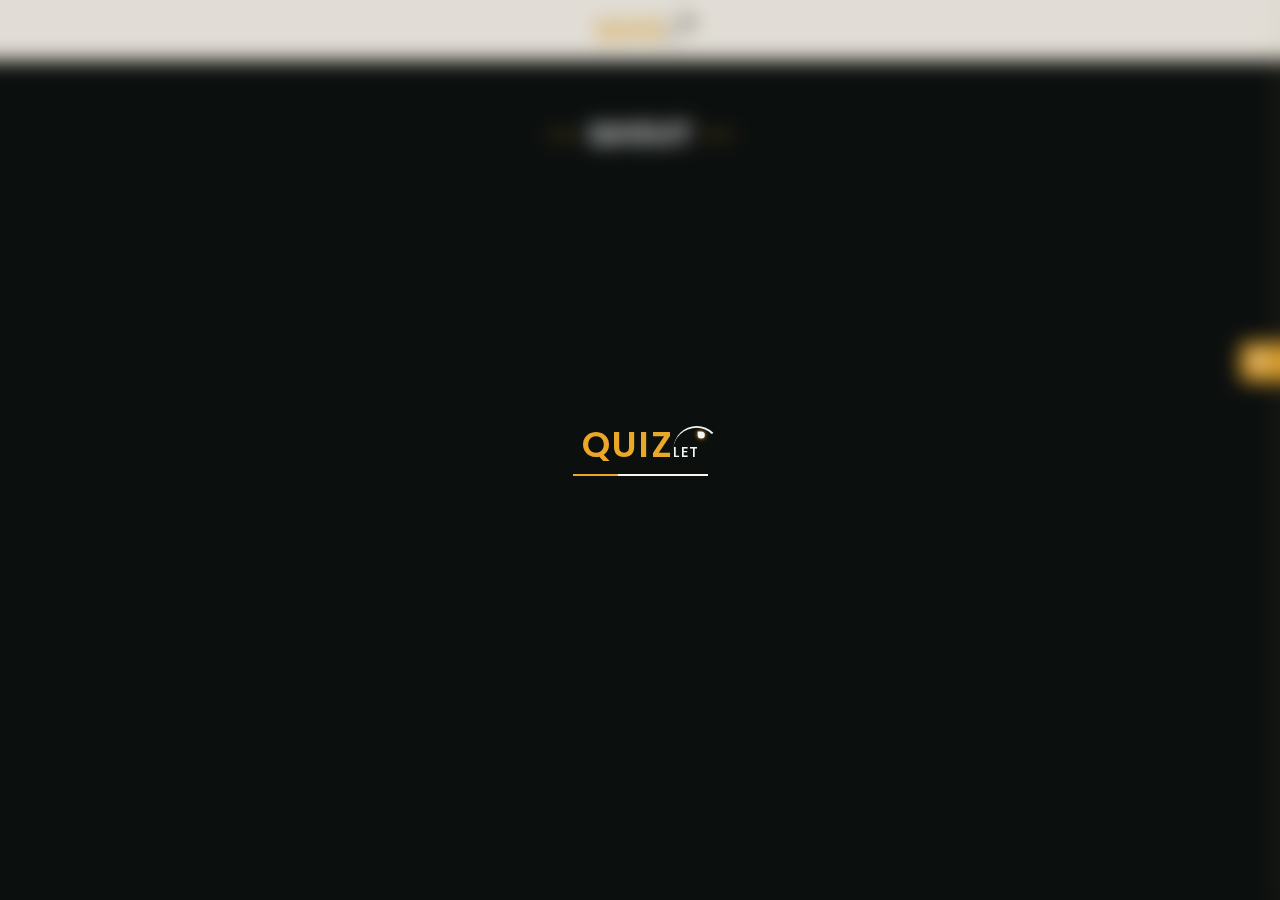
<file: index.html>
<!DOCTYPE html>
<html lang="en">

<head>
    <meta charset="UTF-8">
    <meta http-equiv="X-UA-Compatible" content="IE=edge">
    <meta name="viewport" content="width=device-width, initial-scale=1.0">
    <title> TANMOY QUIZ APP</title>
    <link rel="stylesheet" href="./css/all.min.css">
    <link rel="stylesheet" href="./css/style-switcher.css">
    <link rel="stylesheet" href="./css/style.css">
</head>

<body>
    <!-- Start Pre-loader -->
    <div class="pre-loader">
        <div class="logo">
            <a href="https://github.com/TanmoyMajumder">QUIZ<span>LET</span></a>
        </div>
        <div class="loader"></div>
    </div>
    <!-- End Pre-loader -->

    <!-- Start Game Wrapper -->
    <div class="game-wrapper">

        <!-- Start Header -->
        <header class="header">
            <div class="container">
                <div class="logo">
                    <a href="https://github.com/TanmoyMajumder">QUIZ<span>LET</span></a>
                </div>
            </div>
        </Header>
        <!-- End Header -->

        <!-- Start Title Section -->
        <section class="title-box">
            <div class="container">
                <div class="section-title">
                    <span>QUIZLET</span>
                </div>
            </div>
        </section>
        <!-- End Title Section -->

        <!-- Start Category of Quiz -->
        <section class="categories-box ">
            <div class="container">
                <div class="grid">
                    <div class="category">
                        <div class="quiz-header">
                            <i class="fa-brands fa-html5"></i>
                        </div>
                        <div class="quiz-body">
                            <span>HTML</span>
                            <p>20 questions from the basics of HTML</p>
                        </div>
                        <div class="quiz-footer">
                            <button class="btn" data-category="html">Start Quiz</button>
                        </div>
                    </div>
                    <div class="category">
                        <div class="quiz-header">
                            <i class="fa-brands fa-css3-alt"></i>
                        </div>
                        <div class="quiz-body">
                            <span>CSS</span>
                            <p>20 questions from the basics of CSS</p>
                        </div>
                        <div class="quiz-footer">
                            <button class="btn" data-category="css">Start Quiz</button>
                        </div>
                    </div>
                    <div class="category">
                        <div class="quiz-header">
                            <i class="fa-brands fa-js"></i>
                        </div>
                        <div class="quiz-body">
                            <span>JavaScript</span>
                            <p>20 questions from the basics of JavaScript</p>
                        </div>
                        <div class="quiz-footer">
                            <button class="btn" data-category="javascript">Start Quiz</button>
                        </div>
                    </div>
                    <div class="category">
                        <div class="quiz-header">
                            <i class="fa-brands fa-php"></i>
                        </div>
                        <div class="quiz-body">
                            <span>PHP</span>
                            <p>20 questions from the basics of PHP</p>
                        </div>
                        <div class="quiz-footer">
                            <button class="btn" data-category="php">Start Quiz</button>
                        </div>
                    </div>
                </div>
            </div>
        </section>
        <!-- End Category of Quiz -->

        <!-- Start Info Box -->
        <section class="info-box">
            <div class="conatiner">
                <div class="information">
                    <div class="info-header">
                        <i class="fa-solid fa-circle-info"></i>
                        <span>Some Rules Of this Quiz</span>
                    </div>
                    <div class="info-body">
                        <div class="info">
                            <i class="fa-solid fa-stopwatch"></i>
                            <div>You will have only <span>15 seconds</span> per each question.</div>
                        </div>
                        <div class="info">
                            <i class="fa-solid fa-hand"></i>
                            <div>you can't select any option once time goes off.</div>
                        </div>
                        <div class="info">
                            <i class="fa-solid fa-hand-pointer"></i>
                            <div>You can't exit from the Quiz while you're playing</div>
                        </div>
                        <div class="info">
                            <i class="fa-solid fa-computer-mouse"></i>
                            <div>If you don't choose any answer before <span>15 seconds</span> , an answer will be chosen automatically</div>
                        </div>
                        <div class="info">
                            <i class="fa-solid fa-square-poll-vertical"></i>
                            <div>you'il get points on the basisof your correct answers</div>
                        </div>
                    </div>
                    <div class="info-footer">
                        <button class="exit btn">Exit Quiz</button>
                        <button class="start btn">Continue</button>
                    </div>
                </div>
            </div>
        </section>
        <!-- End Info Box -->

        <!-- Start Quiz -->
        <section class="quiz-box">
            <div class="container">
                <div class="g-quiz">
                    <header>
                        <div class="quiz-category">
                            <div>category: <span></span></div>
                        </div>
                        <div class="timer">
                            <div class="time-text">Time Left</div>
                            <div class="time-sec">15</div>
                        </div>
                        <div class="time-line"></div>
                    </header>
                    <section>
                        <div class="question">
                            <i class="fa-solid fa-circle-chevron-right"></i>
                            <span></span>
                        </div>
                        <div class="option-list"></div>
                    </section>
                    <footer>
                        <div class="submit-button">
                            <button class="next-btn btn">
                                Next Que
                            </button>
                        </div>
                        <div class="spans">
                        </div>
                    </footer>
                </div>
            </div>
        </section>
        <!-- End Quiz -->



        <!-- Start Result Box -->
        <section class="result-box ">
            <div class="container">
                <div class="quiz-result">
                    <h3><span></span> Quiz result</h3>
                    <div class="prog-accuracy">
                        <div class="circular-progress">
                            <span class="prog-value"></span>
                        </div>
                        <div class="qCount">Score: <span></span> of <span></span></div>
                    </div>
                    <div class="advice">
                        <div class="advice-img">
                            <img src="./imgs/ad3.png" />
                        </div>
                        <div class="advice-text">
                            <p></p>
                        </div>
                    </div>
                    <div class="buttons-container">
                        <button class="try-again btn">Try Again</button>
                        <!-- <button class="try-again btn">Back To Quizzes</button> -->
                    </div>
                </div>
            </div>
        </section>
        <!-- End Result Box -->

    </div>
    <!-- End Game Wrapper -->


    <!-- Style switcher Start -->
    <div class="style-switcher js-style-switcher" id="particles-js">
        <button type="button" class="style-switcher-toggler js-style-switcher-toggler">
            <i class="fa-solid fa-gear"></i>
        </button>
        <div class="style-switcher-main">
            <h2>Style switcher</h2>
            <div class="style-switcher-item">
                <p>Theme color</p>
                <div class="theme-color">
                    <input type="range" min="0" max="360" class="hue-slider js-hue-slider" />
                    <div class="hue">Hue: <span class="js-hue"></span></div>
                </div>
            </div>
            <div class="style-switcher-item">
                <label class="form-switcher">
                    <span>Dark Mode</span>
                    <input type="checkbox" class="js-dark-mode" />
                    <div class="box"></div>
                </label>
            </div>
            <div class="style-switcher-item">
                <p>Theme background</p>
                <div class="themes">
                    <img data-item="codder" class="selected" src="./imgs/codder.png" alt="codder" />
                    <img data-item="robot" src="./imgs/robot.png" alt="robot" />
                    <img data-item="kingfish" src="./imgs/kingfish.png" alt="kingfish" />
                    <img data-item="early-birds" src="./imgs/bird.png" alt="bird" />
                    <img data-item="squirrel" src="./imgs/squirrel.png" alt="squirrel" />
                    <img data-item="taxi" src="./imgs/taxi.png" alt="taxi" />
                    <img data-item="eddie" src="./imgs/eddie.png" alt="eddie" />
                    <img data-item="bees" src="./imgs/bees.png" alt="bees" />
                    <img data-item="penguin-land" src="./imgs/penguin.png" alt="penguin" />
                </div>
            </div>

        </div>
    </div>
    <!-- Style switcher End -->


    <script src="./js/main.js"></script>
</body>

</html>
</file>
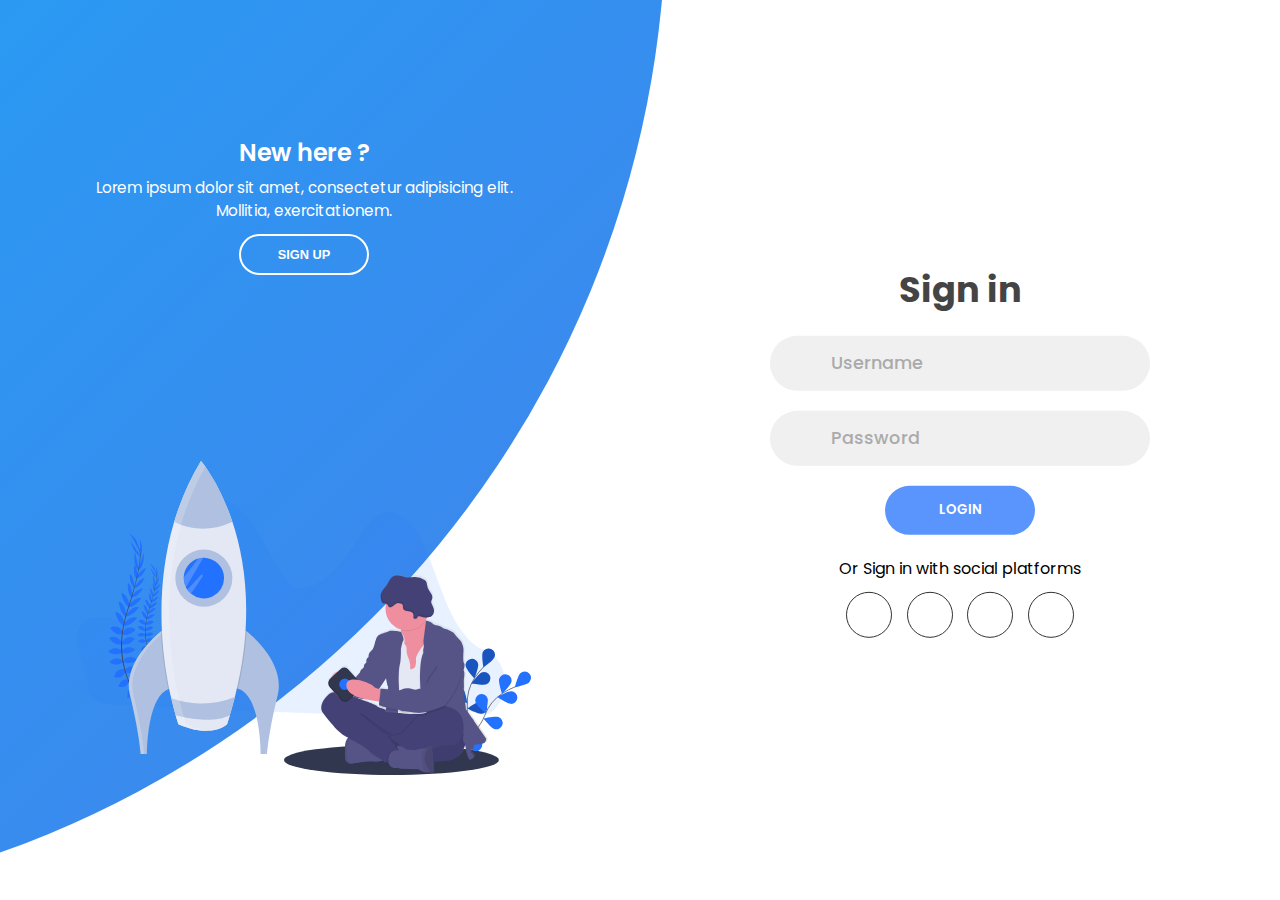
<file: js/Anim/index.html>
<!DOCTYPE html>
<html lang="en">

<head>
    <meta charset="UTF-8">
    <meta http-equiv="X-UA-Compatible" content="IE=edge">
    <meta name="viewport" content="width=device-width, initial-scale=1.0">
    <link rel="stylesheet" href="https://cdnjs.cloudflare.com/ajax/libs/font-awesome/6.0.0-beta2/css/all.min.css"
        integrity="sha512-YWzhKL2whUzgiheMoBFwW8CKV4qpHQAEuvilg9FAn5VJUDwKZZxkJNuGM4XkWuk94WCrrwslk8yWNGmY1EduTA=="
        crossorigin="anonymous" referrerpolicy="no-referrer" />
    <title>Responsive Login and Sign in Form</title>
    <link rel="stylesheet" href="styles.css">
</head>

<body>
    <div class="container">
        <div class="forms-container">
            <div class="signin-signup">
                <form action="" class="sign-in-form">
                    <h2 class="title">Sign in</h2>

                    <div class="input-field">
                        <i class="fa-solid fa-user"></i>
                        <input type="text" placeholder="Username">
                    </div>

                    <div class="input-field">
                        <i class="fa-solid fa-lock"></i>
                        <input type="password" placeholder="Password">
                    </div>
                    <input type="submit" value="Login" class="btn solid">

                    <p class="social-text">Or Sign in with social platforms</p>
                    <div class="social-media">
                        <a href="#" class="social-icon">
                            <i class="fa-brands fa-facebook-f"></i>
                        </a>
                        <a href="#" class="social-icon">
                            <i class="fa-brands fa-twitter"></i>
                        </a>
                        <a href="#" class="social-icon">
                            <i class="fa-brands fa-google"></i>
                        </a>
                        <a href="#" class="social-icon">
                            <i class="fa-brands fa-linkedin-in"></i>
                        </a>
                    </div>
                </form>

                <form action="" class="sign-up-form">
                    <h2 class="title">Sign up</h2>

                    <div class="input-field">
                        <i class="fa-solid fa-user"></i>
                        <input type="text" placeholder="Username">
                    </div>

                    <div class="input-field">
                        <i class="fa-solid fa-envelope"></i>
                        <input type="text" placeholder="Email">
                    </div>

                    <div class="input-field">
                        <i class="fa-solid fa-lock"></i>
                        <input type="password" placeholder="Password">
                    </div>
                    <input type="submit" value="Sign up" class="btn solid">

                    <p class="social-text">Or Sign up with social platforms</p>
                    <div class="social-media">
                        <a href="#" class="social-icon">
                            <i class="fa-brands fa-facebook-f"></i>
                        </a>
                        <a href="#" class="social-icon">
                            <i class="fa-brands fa-twitter"></i>
                        </a>
                        <a href="#" class="social-icon">
                            <i class="fa-brands fa-google"></i>
                        </a>
                        <a href="#" class="social-icon">
                            <i class="fa-brands fa-linkedin-in"></i>
                        </a>
                    </div>
                </form>
            </div>
        </div>

        <div class="panels-container">
            <div class="panel left-panel">
                <div class="content">
                    <h3>New here ?</h3>
                    <p>Lorem ipsum dolor sit amet, consectetur adipisicing elit. Mollitia, exercitationem.</p>
                    <button class="btn transparent" id="sign-up-btn">Sign up</button>
                </div>

                <img src="img/log.svg" class="image" alt="">
            </div>

            <div class="panel right-panel">
                <div class="content">
                    <h3>One of us ?</h3>
                    <p>Lorem ipsum dolor sit amet, consectetur adipisicing elit. Mollitia, exercitationem.</p>
                    <button class="btn transparent" id="sign-in-btn">Sign in</button>
                </div>

                <img src="img/register.svg" class="image" alt="">
            </div>
        </div>
    </div>

    <script src="script.js"></script>
</body>

</html>
</file>
<file: css/style-switcher.css>
.style-switcher {
    position: fixed;
    right: 0;
    top: 0;
    height: 100%;
    width: 280px;
    z-index: 10;
    box-shadow: var(--shadow);
    transform: translateX(100%);
    transition: all .3s ease;
}

.style-switcher button {
    cursor: pointer;
}

.style-switcher.open {
    transform: translateX(0%);
}

.style-switcher-main {
    height: 100%;
    background-color: var(--bg-color);
    padding: 30px;
    overflow-y: auto;
}

.style-switcher-toggler {
    height: 40px;
    width: 40px;
    background-color: var(--main-color);
    color: var(--text-white);
    font-size: var(--fs-md);
    position: absolute;
    left: -40px;
    top: 38%;
    border: none;
    border-radius: 8px 0 0 8px;
}

.style-switcher-toggler i {
    animation: settings 3s cubic-bezier(0.175, 0.885, 0.32, 1.275) infinite;
}

@keyframes settings {
    from {
        transform: rotate(0);
    }
    to {
        transform: rotate(360deg);
    }
}

.style-switcher h2 {
    font-weight: 500;
    font-size: var(--fs-1xl);
    padding: 0 0 10px;
    text-transform: capitalize;
    color: var(--text-x-dark-gray);
}

.style-switcher-item {
    color: var(--text-x-dark-gray);
    padding: 15px 0;
    border-top: 1px solid var(--border-color);
}

.style-switcher-item p {
    margin-bottom: 10px;
}

.hue-slider {
    -webkit-appearance: none;
    width: 100%;
    outline: none;
    height: 12px;
    border-radius: 6px;
    margin-bottom: 5px;
    cursor: pointer;
    background: linear-gradient(to right, hsl(0, var(--satueation), var(--lightness)), hsl(30, var(--satueation), var(--lightness)), hsl(60, var(--satueation), var(--lightness)), hsl(90, var(--satueation), var(--lightness)), hsl(120, var(--satueation), var(--lightness)), hsl(150, var(--satueation), var(--lightness)), hsl(180, var(--satueation), var(--lightness)), hsl(210, var(--satueation), var(--lightness)), hsl(240, var(--satueation), var(--lightness)), hsl(270, var(--satueation), var(--lightness)), hsl(300, var(--satueation), var(--lightness)), hsl(330, var(--satueation), var(--lightness)), hsl(360, var(--satueation), var(--lightness)));
}

.hue-slider:focus {
    box-shadow: var(--focus-shadow);
}

.hue-slider::-webkit-slider-thumb {
    -webkit-appearance: none;
    width: 20px;
    height: 20px;
    background-color: var(--bg-white);
    border-radius: 50%;
    cursor: pointer;
}

.hue-slider::-moz-range-thumb {
    -webkit-appearance: none;
    width: 20px;
    height: 20px;
    background-color: var(--bg-white);
    border-radius: 50%;
    cursor: pointer;
}

.hue-slider::-webkit-slider-thumb:hover {
    opacity: 0.8;
}

.hue-slider::-moz-range-thumb :hover {
    opacity: 0.8;
}

.form-switcher {
    display: flex;
    align-items: center;
    justify-content: space-between;
    cursor: pointer;
}

.form-switcher span {
    padding-right: 15px;
}

.form-switcher input {
    position: absolute;
    pointer-events: none;
    opacity: 0;
}

.form-switcher .box {
    height: 24px;
    width: 44px;
    border-radius: 12px;
    border: 1px solid var(--border-color);
    position: relative;
    transition: all .5s ease;
}

.form-switcher .box::before {
    content: "";
    position: absolute;
    height: 14px;
    width: 14px;
    border-radius: 50%;
    left: 4px;
    top: 3px;
    border: 1px solid var(--border-color);
    transition: all .5s ease;
}

.form-switcher input:checked+.box {
    background-color: var(--main-color);
    border-color: var(--main-color);
}

.form-switcher input:focus+.box {
    box-shadow: var(--focus-shadow);
}

.form-switcher input:checked+.box::before {
    transform: translateX(calc(100% + 4px));
    background-color: var(--bg-white);
    border-color: transparent;
}

.themes {
    display: flex;
    align-items: center;
    flex-wrap: wrap;
    justify-content: center;
    gap: 20px;
}

.themes img {
    width: 80px;
    height: 80px;
    border-radius: 50%;
    padding: 7px;
    border: 3px solid var(--border-color);
    object-fit: cover;
    transition: all .3s ease;
}

.themes img:hover,
.themes img.selected {
    padding: 0;
    border-color: var(--main-color);
    user-select: none;
    cursor: pointer;
}
</file>
<file: css/style.css>
/************ Fonts *************/

@import url('https://fonts.googleapis.com/css2?family=Open+Sans:wght@300;400;500;600;700&family=Poppins:wght@100;200;300;400;500;600;700&display=swap');

/************ Variables *************/

 :root {
    --hue: 39;
    --satueation: 83%;
    --lightness: 54%;
    --main-color: hsl(var(--hue), var(--satueation), var(--lightness));
    --main-color-dcv: hsl(var(--hue) var(--satueation) var(--lightness) / 82%);
    --main-color-light: hsl(var(--hue) var(--satueation) var(--lightness) / 31%);
    --main-color-x-light: hsl(var(--hue) var(--satueation) var(--lightness) / 12%);
    --gradient-hover-img: to bottom, hsl(var(--hue) var(--satueation) var(--lightness) / 1%) 0, hsl(var(--hue) var(--satueation) var(--lightness) / 25%) 25%, hsl(var(--hue) var(--satueation) var(--lightness) / 80%) 75%, hsl(var(--hue) var(--satueation) var(--lightness) / 100%) 100%;
    /************ Text Colors *************/
    --text-white: hsl(0, 0%, 100%);
    --text-light-gray: hsl(0, 0%, 96%);
    --text-x-dark-gray: hsl(0, 0%, 10%);
    --text-dark-gray: hsl(0, 0%, 20%);
    /************ bg Colors *************/
    --body-bg-color: hsl(var(--hue), 60%, 94%);
    --bg-color: hsl(var(--hue), 60%, 96%);
    --bg-white: hsl(0, 0%, 100%);
    /************ Border Colors *************/
    --border-color: hsl(var(--hue), 48%, 80%);
    /************ shadow Colors *************/
    --shadow: 0 0 10px hsla(var(--hue), 57%, 63%, 0.3);
    --focus-shadow: 0 0 10px hsla(var(--hue), 57%, 63%, 0.6);
    /************ font size *************/
    --fs-4xl: 50px;
    --fs-3xl: 35px;
    --fs-2xl: 26px;
    --fs-xl: 20px;
    --fs-lg: 18px;
    --fs-md: 16px;
    --fs-sm: 14px;
}

* {
    box-sizing: border-box;
    margin: 0;
    padding: 0;
}

body {
    background: #0d1110;
    background-position: right bottom;
    background-size: 100% auto;
    background-repeat: no-repeat;
    font-family: 'Poppins', sans-serif;
    height: 100vh;
    transition: all .3s ease;
}

body.noscroll-body {
    overflow: hidden;
}

body.t-dark {
    /************ Text Colors *************/
    --text-x-dark-gray: hsl(0, 0%, 94%);
    --text-dark-gray: hsl(0, 0%, 84%);
    /************ bg Colors *************/
    --body-bg-color: hsl(var(--hue), 20%, 10%);
    --bg-color: hsl(var(--hue), 13%, 17%);
    /************ Border Colors *************/
    --border-color: hsl(var(--hue), 15%, 30%);
    /************ shadow Colors *************/
    --shadow: 0 0 10px hsla(var(--hue), 19%, 7%, 0.9);
}


/* Start Themes */

body.theme-codder {
    background: #0d1110 url('../imgs/full-codder.png');
    background-position: right bottom;
    background-size: 100% auto;
    background-repeat: no-repeat;
    --hue: 39;
    --satueation: 83%;
    --lightness: 54%;
}

body.theme-squirrel {
    background: #d4f0ed url('../imgs/full-squirrel.png');
    background-position: right bottom;
    background-size: 100% auto;
    background-repeat: no-repeat;
    --hue: 29;
    --satueation: 100%;
    --lightness: 50%;
    --text-light-gray: hsl(0, 0%, 20%);
}

body.theme-eddie {
    background: #d1f1f6 url('../imgs/full-eddie.png');
    background-position: right bottom;
    background-size: 100% auto;
    background-repeat: no-repeat;
    --hue: 4;
    --text-light-gray: hsl(0, 0%, 20%);
}

body.theme-early-birds {
    background: #dde0f1 url('../imgs/early-birds.png');
    background-position: right bottom;
    background-size: 100% auto;
    background-repeat: no-repeat;
    --hue: 247;
    --satueation: 74%;
    --lightness: 64%;
    --text-light-gray: hsl(0, 0%, 20%);
}

body.theme-penguin-land {
    background: #f3dde4 url('../imgs/penguin-land.png');
    background-position: right bottom;
    background-size: 100% auto;
    background-repeat: no-repeat;
    --hue: 360;
    --text-light-gray: hsl(0, 0%, 20%);
}

body.theme-kingfish {
    background: #0b1626 url('../imgs/full-kingfish.png');
    background-position: right bottom;
    background-size: 100% auto;
    background-repeat: no-repeat;
    --hue: 215;
}

body.theme-robot {
    background: #141319 url('../imgs/full-robot.png');
    background-position: right bottom;
    background-size: 100% auto;
    background-repeat: no-repeat;
    --hue: 180;
}

body.theme-bees {
    background: #fcfcfc url('../imgs/full-bees.png');
    background-position: right bottom;
    background-size: 100% auto;
    background-repeat: no-repeat;
    --hue: 37;
    --satueation: 85%;
    --lightness: 54%;
    --text-light-gray: hsl(0, 0%, 20%);
}

body.theme-taxi {
    background: #fcf6c3 url('../imgs/yellow-taxi.png');
    background-position: right bottom;
    background-size: 100% auto;
    background-repeat: no-repeat;
    --hue: 47;
    --satueation: 98%;
    --lightness: 58%;
    --text-light-gray: hsl(0, 0%, 20%);
}

::selection {
    color: var(--text-white);
    background: var(--main-color);
}

::-webkit-scrollbar {
    width: 5px;
    overflow-x: hidden;
}

::-webkit-scrollbar-track {
    background-color: var(--body-bg-color);
}

::-webkit-scrollbar-thumb {
    background-color: var(--main-color);
}


/* End Themes */

a {
    text-decoration: none;
}


/* Start game wrapper */

.game-wrapper {
    height: 100%;
    position: relative;
}


/* End game wrapper */


/* Start Container */

.container {
    max-width: 1170px;
    margin: auto;
    padding: 15px;
}


/* End Container */


/* Start Grid */

.grid {
    display: grid;
    grid-template-columns: repeat(12, 1fr);
    gap: 30px;
}


/* ENd Grid */


/* Start pre-loader */

.pre-loader {
    position: absolute;
    z-index: 100;
    height: 100%;
    width: 100%;
    display: flex;
    align-items: center;
    justify-content: center;
    flex-direction: column;
    gap: 10px;
    background-color: rgb(0 0 0 / 10%);
    backdrop-filter: blur(10px);
}

.pre-loader .logo a {
    text-transform: uppercase;
    font-size: 40px;
    font-weight: 600;
    line-height: 1;
    display: block;
    transform: scale(0.9);
    letter-spacing: 2px;
    color: var(--main-color);
    font-family: inherit;
}

.pre-loader .logo a span {
    font-size: 16px;
    font-weight: 500;
    color: var(--text-light-gray);
    letter-spacing: 1px;
    text-align: center;
    position: relative;
}

.pre-loader .logo a span::before {
    content: "";
    position: absolute;
    background: transparent;
    width: 50px;
    height: 50px;
    border-radius: 50%;
    border-top: 2px solid var(--text-light-gray);
    border-right: 2px solid transparent;
    border-left: 0px solid transparent;
}

.pre-loader .logo a span::after {
    content: "";
    position: absolute;
    top: -11px;
    right: -7px;
    background: var(--text-light-gray);
    width: 8px;
    height: 8px;
    box-shadow: 0px 0px 5px var(--main-color);
    border-top-right-radius: 50%;
    border-bottom-right-radius: 50%;
    border-bottom-left-radius: 50%;
    z-index: 9;
}

.pre-loader .loader {
    width: 135px;
    height: 2px;
    background: var(--bg-color);
    position: relative;
    overflow: hidden;
}

.pre-loader .loader:before {
    content: "";
    position: absolute;
    background-color: var(--main-color);
    height: 100%;
    width: 45px;
    animation: moving 1.8s cubic-bezier(0.175, 0.885, 0.32, 1.275) infinite;
}

@keyframes moving {
    0% {
        transform: translateX(0px);
    }
    50% {
        transform: translateX(100px);
    }
    100% {
        transform: translateX(0px);
    }
}


/* ENd pre-loader */


/* Start Header */

.header {
    position: fixed;
    left: 0;
    top: 0;
    width: 100%;
    z-index: 2;
    background: var(--bg-color);
    text-align: center;
    box-shadow: 0 0 2px var(--main-color);
}

.header .logo a {
    text-transform: uppercase;
    font-size: 30px;
    font-weight: 600;
    line-height: 1;
    display: block;
    transform: scale(0.9);
    letter-spacing: 2px;
    color: var(--main-color);
    font-family: inherit;
}

.header .logo a span {
    font-size: 12px;
    font-weight: 500;
    color: var(--text-dark-gray);
    letter-spacing: 1px;
    text-align: center;
    position: relative;
}

.header .logo a span::before {
    content: "";
    position: absolute;
    background: transparent;
    width: 40px;
    height: 40px;
    border-radius: 50%;
    border-top: 2px solid var(--text-dark-gray);
    border-right: 2px solid transparent;
    border-left: 0px solid transparent;
}

.header .logo a span::after {
    content: "";
    position: absolute;
    top: -8px;
    right: -8px;
    background: var(--text-dark-gray);
    width: 8px;
    height: 8px;
    box-shadow: 0px 0px 5px var(--main-color);
    border-top-right-radius: 50%;
    border-bottom-right-radius: 50%;
    border-bottom-left-radius: 50%;
    z-index: 9;
}


/* End Header */


/* Start Title */

.title-box {
    padding: 100px 0 20px;
}

.title-box .section-title {
    text-align: center;
}

.title-box .section-title span {
    display: inline-block;
    font-size: var(--fs-2xl);
    font-weight: 700;
    text-transform: capitalize;
    margin: 0 0 12px;
    padding: 0 40px;
    position: relative;
    color: var(--text-light-gray);
}

.title-box .section-title span:before,
.title-box .section-title span:after {
    content: "";
    position: absolute;
    height: 2px;
    width: 30px;
    background-color: var(--main-color);
    top: 50%;
    transform: translateY(-50%);
}

.title-box .section-title span:before {
    left: 0;
}

.title-box .section-title span:after {
    right: 0;
}


/* End Title */


/* Start Category Box */

.categories-box {
    opacity: 0;
    pointer-events: none;
    transform: scale(0.5);
    transition: transform .5s ease;
}

.categories-box.activeCat {
    opacity: 1;
    pointer-events: auto;
    transform: scale(1);
}

.categories-box.hide {
    opacity: 0;
    pointer-events: none;
    transform: scale(0.5);
}

.category {
    grid-column: span 4;
    padding: 20px;
    background: var(--bg-color);
    display: flex;
    align-items: center;
    justify-content: center;
    flex-direction: column;
    border-radius: 6px;
    box-shadow: var(--shadow);
}

.category .quiz-header {
    display: flex;
    align-items: center;
    justify-content: center;
    flex-direction: column;
    padding: 10px 0;
    margin-bottom: 20px;
}

.category .quiz-header i {
    width: 70px;
    height: 70px;
    background: var(--main-color-x-light);
    color: var(--main-color);
    border-radius: 51% 49% 49% 51% / 37% 36% 64% 63%;
    display: flex;
    align-items: center;
    justify-content: center;
    font-size: var(--fs-3xl);
}

.category .quiz-body {
    text-align: center;
}

.category .quiz-body span {
    font-size: var(--fs-2xl);
    color: var(--text-dark-gray);
    font-weight: 600;
    margin-top: 30px;
}

.category .quiz-body p {
    font-size: var(--fs-sm);
    color: var(--text-dark-gray);
    margin-bottom: 30px;
}

button.btn {
    background-color: var(--main-color);
    color: var(--text-white);
    font-size: var(--fs-md);
    font-weight: 600;
    font-family: inherit;
    padding: 10px 32px;
    margin-bottom: 5px;
    border: none;
    outline: none;
    border-radius: 5px;
    box-shadow: 0 7px 0 #111;
    cursor: pointer;
    transition: .2s ease;
    user-select: none;
}

.btn:active,
.btn:hover {
    transform: translateY(5px);
    box-shadow: 0 3px 0 #111;
    outline: none;
}


/* End Category Box */


/* Start Info Box */

.info-box {
    position: absolute;
    top: 50%;
    left: 50%;
    background-color: var(--bg-color);
    border-radius: 6px;
    opacity: 0;
    pointer-events: none;
    transform: translate(-50%, -50%) scale(0.5);
    width: 540px;
    transition: transform .5s ease;
    box-shadow: var(--shadow);
}

.info-box.activeInfo {
    opacity: 1;
    pointer-events: auto;
    transform: translate(-50%, -50%) scale(1);
}

.info-box .info-header {
    height: 60px;
    border-bottom: 1px solid #eee;
    display: flex;
    align-items: center;
    padding: 20px;
}

.info-box .info-header i {
    padding-right: 10px;
    font-size: 30px;
    color: var(--main-color);
}

.info-box .info-header span {
    font-size: 22px;
    font-weight: 500;
    color: var(--text-x-dark-gray);
}

.info-box .info-body {
    padding: 20px 40px;
    border-bottom: 1px solid #eee;
}

.info-box .info-body i {
    padding-right: 10px;
    font-size: var(--fs-lg);
    color: var(--main-color);
    align-self: flex-start;
    padding-top: 2px;
}

.info-box .info-body .info {
    margin: 10px 0;
    font-size: var(--fs-md);
    display: flex;
    align-items: center;
    color: var(--text-x-dark-gray);
}

.info-box .info-body .info div span {
    color: var(--main-color);
    font-weight: 500;
}

.info-box .info-footer {
    padding: 20px;
    text-align: center;
}

.info-box .info-footer button:first-child {
    margin-right: 10px;
}


/* End Info Box */


/* Start Quiz */

.quiz-box {
    position: absolute;
    top: 60%;
    left: 50%;
    background-color: var(--bg-color);
    border-radius: 6px;
    opacity: 0;
    pointer-events: none;
    transform: translate(-50%, -50%) scale(0.5);
    width: 800px;
    transition: transform .5s ease;
    overflow: hidden;
    box-shadow: var(--shadow);
}

.quiz-box.activeQuiz {
    opacity: 1;
    pointer-events: auto;
    transform: translate(-50%, -50%) scale(1);
}

.quiz-box .container {
    padding: 0;
}

.quiz-box .g-quiz header {
    height: 70px;
    display: flex;
    justify-content: space-between;
    align-items: center;
    padding: 0 30px;
    box-shadow: 0 3px 5px 1px rgb(0 0 0 / 10%);
    position: relative;
}

.g-quiz header .quiz-category div {
    font-size: var(--fs-sm);
    color: var(--text-x-dark-gray);
}

.g-quiz header .quiz-category div>span {
    font-size: var(--fs-lg);
    text-transform: uppercase;
    font-weight: 600;
    color: var(--main-color);
    margin-left: 5px;
}

.g-quiz header .timer {
    display: flex;
    align-items: center;
    justify-content: center;
    background: var(--main-color-x-light);
    padding: 5px 5px 5px 12px;
    border-radius: 31px;
}

.g-quiz header .timer .time-text {
    font-size: var(--fs-sm);
    margin-right: 10px;
    color: var(--text-x-dark-gray);
}

.g-quiz header .timer .time-sec {
    font-size: var(--fs-lg);
    color: var(--main-color);
    font-weight: 800;
    letter-spacing: 2px;
    height: 35px;
    width: 35px;
    background-color: var(--main-color);
    border-radius: 50%;
    color: var(--text-white);
    display: flex;
    align-items: center;
    justify-content: center;
}

.g-quiz header .time-line {
    position: absolute;
    width: 0%;
    height: 4px;
    left: 0;
    bottom: 0;
    background-color: var(--main-color);
    border-radius: 4px;
}

.quiz-box .g-quiz section {
    padding: 30px 30px 0px;
}

.g-quiz section .question {
    font-size: var(--fs-2xl);
    font-weight: 500;
    display: flex;
    align-items: center;
    color: var(--text-x-dark-gray);
}

.g-quiz section .question i {
    font-size: var(--fs-md);
    margin-right: 10px;
    color: var(--main-color);
}

.g-quiz .option-list {
    padding: 20px 20px 0 20px;
}

.g-quiz .option-list .answer {
    font-size: 17px;
    display: flex;
    align-items: center;
    cursor: pointer;
    user-select: none;
}

.g-quiz .option-list .answer:not(:last-child) {
    margin-bottom: 8px;
}

.g-quiz .option-list .answer input[type="radio"] {
    display: none;
}

.g-quiz .option-list .answer span {
    display: inline-flex;
    align-items: center;
    transition: .25s ease;
    padding: 10px 20px 10px 10px;
    border-radius: 31px;
    color: var(--text-x-dark-gray);
}

.g-quiz .option-list .answer span:before {
    content: "";
    background-color: var(--bg-color);
    width: 25px;
    height: 25px;
    border-radius: 50%;
    margin-right: 10px;
    transition: .25s ease;
    box-shadow: inset 0 0 0 2px var(--main-color);
}

.g-quiz .option-list .answer span:hover,
input[type="radio"]:checked+span {
    background: var(--main-color-light);
}

input[type="radio"]:checked+span::before,
span.checked:before {
    box-shadow: inset 0 0 0 8px var(--main-color) !important;
}

.g-quiz footer {
    padding: 0px 30px;
}

.g-quiz footer .submit-button {
    text-align: center;
    padding: 30px 0;
    border-bottom: 1px solid var(--border-color);
    display: flex;
    align-items: center;
    justify-content: center;
}

.g-quiz footer .submit-button .next-btn {
    display: grid;
    place-items: center;
}

.g-quiz footer .submit-button .next-btn .loader {
    pointer-events: none;
    width: 30px;
    height: 30px;
    border-radius: 50%;
    border: 3px solid transparent;
    border-top-color: #fff;
    animation: loader 1s ease infinite;
}

@keyframes loader {
    0% {
        transform: rotate(0turn);
    }
    100% {
        transform: rotate(1turn);
    }
}

.g-quiz footer .spans {
    display: flex;
    justify-content: center;
    flex-wrap: wrap;
    gap: 5px;
    padding: 30px;
}

.g-quiz footer .spans span {
    width: 25px;
    height: 25px;
    background-color: var(--main-color-x-light);
    border-radius: 50%;
}

.g-quiz footer .spans span.on {
    background-color: var(--main-color);
}

.g-quiz footer .spans span.current {
    background-color: var(--main-color);
    animation: changeColor 1s linear infinite;
}

@keyframes changeColor {
    50% {
        background-color: var(--main-color-x-light);
    }
    100% {
        background-color: var(--main-color);
    }
}


/* End Quiz */


/* Start Result Box */

.result-box {
    position: absolute;
    top: 58%;
    left: 50%;
    background-color: var(--bg-color);
    border-radius: 6px;
    opacity: 0;
    pointer-events: none;
    transform: translate(-50%, -50%) scale(0.5);
    width: 700px;
    transition: transform .5s ease;
    overflow: hidden;
    box-shadow: var(--shadow);
}

.result-box.activeResult {
    opacity: 1;
    pointer-events: auto;
    transform: translate(-50%, -50%) scale(1);
}

.quiz-result {
    padding: 0 20px;
}

.quiz-result h3 {
    text-align: center;
    padding: 0px 15px 15px;
    font-size: var(--fs-2xl);
    font-weight: 500;
    border-bottom: 1px solid var(--border-color);
    color: var(--text-x-dark-gray);
}

.quiz-result h3 span {
    color: var(--main-color);
    font-weight: 800;
    text-transform: uppercase;
}

.quiz-result .prog-accuracy {
    padding: 30px;
    display: flex;
    align-items: center;
    justify-content: center;
    flex-direction: column;
}

.quiz-result .prog-accuracy .circular-progress {
    display: flex;
    align-items: center;
    justify-content: center;
    position: relative;
    height: 130px;
    width: 130px;
    border-radius: 50%;
    background: conic-gradient(var(--main-color) 3.6deg, var(--main-color-x-light) 0deg);
}

.quiz-result .prog-accuracy .circular-progress:before {
    content: "";
    position: absolute;
    top: 50%;
    left: 50%;
    transform: translate(-50%, -50%);
    height: 100px;
    width: 100px;
    background-color: var(--bg-color);
    border-radius: 50%;
}

.quiz-result .prog-accuracy .circular-progress .prog-value {
    position: relative;
    font-size: 35px;
    font-weight: 600;
    color: var(--main-color);
    text-align: center;
}

.quiz-result .prog-accuracy div {
    font-size: var(--fs-lg);
    color: var(--text-x-dark-gray);
    text-align: center;
    display: block;
    margin-top: 15px
}

.quiz-result .prog-accuracy div span {
    font-weight: 600;
    color: var(--text-dark-gray);
}

.quiz-result .advice {
    background-color: var(--main-color-x-light);
    border-left: 15px solid var(--main-color);
    border-radius: 10px;
    display: flex;
    align-items: center;
    padding: 8px;
    margin-bottom: 20px;
}

.quiz-result .advice .advice-img {
    width: 40px;
    padding: 0px 10px;
    display: flex;
    align-items: center;
}

.quiz-result .advice .advice-img img {
    width: 40px;
}

.quiz-result .advice .advice-text {
    padding-left: 20px;
}

.quiz-result .advice .advice-text p {
    font-size: var(--fs-sm);
    color: var(--text-x-dark-gray);
}

.quiz-result .buttons-container {
    display: flex;
    align-items: center;
    justify-content: center;
    padding: 30px;
}

.quiz-result .buttons-container button:first-child {
    margin-right: 10px;
}


/* End Result Box */


/* Start Responsive */

@media (max-width: 991px) {
    /* Start quiz Box */
    .quiz-box {
        width: 650px;
    }
    .g-quiz section .question {
        font-size: var(--fs-xl);
    }
    .g-quiz .option-list .answer span {
        font-size: var(--fs-md);
    }
}

@media (max-width: 767px) {
    /* Start categories Box */
    .category {
        grid-column: span 6;
    }
    /* Start quiz Box */
    .quiz-box {
        width: 580px;
    }
    .g-quiz section .question {
        font-size: var(--fs-lg);
    }
    .g-quiz .option-list .answer span {
        font-size: var(--fs-sm);
    }
    /* Start quiz Box */
    .result-box {
        width: 580px;
    }
}

@media (max-width: 600px) {
    /* Start categories Box */
    .category {
        grid-column: span 12;
    }
    /* Start info Box */
    .info-box {
        width: 450px;
    }
    .info-box .info-body .info {
        font-size: var(--fs-sm);
    }
    /* Start quiz Box */
    .quiz-box {
        width: 450px;
    }
    .quiz-box .g-quiz header {
        padding: 0 15px;
    }
    .g-quiz .option-list {
        padding: 20px 0px 0 15px;
    }
    .quiz-box .g-quiz section {
        padding: 15px 15px 0px;
    }
    .g-quiz footer {
        padding: 0px 15px;
    }
    .g-quiz section .question {
        font-size: var(--fs-lg);
    }
    .g-quiz .option-list .answer span {
        font-size: var(--fs-sm);
    }
    /* Start quiz Box */
    .result-box {
        width: 450px;
    }
}

@media (max-width: 480px) {
    /* Start Section Title */
    .title-box .section-title span {
        font-size: var(--fs-xl);
    }
    /* Start info Box */
    .info-box {
        width: 400px;
    }
    .info-box .info-body {
        padding: 20px 25px;
    }
    .info-box .info-body .info {
        font-size: var(--fs-sm);
    }
    /* Start quiz Box */
    .quiz-box {
        width: 400px;
    }
    .quiz-box .g-quiz header {
        padding: 0 15px;
    }
    .quiz-box .g-quiz section {
        padding: 15px 15px 0px;
    }
    .g-quiz .option-list .answer span {
        padding: 10px 10px 10px 10px;
    }
    /* Start quiz Box */
    .result-box {
        width: 400px;
    }
    .quiz-result h3 {
        font-size: var(--fs-xl);
    }
    .quiz-result .prog-accuracy div {
        font-size: var(--fs-md);
    }
    .quiz-result .advice .advice-text p {
        font-size: 13px;
    }
    .quiz-result .advice {
        margin-bottom: 0;
    }
    .quiz-result .prog-accuracy {
        padding: 5px 20px 20px;
    }
}

@media (max-width: 390px) {
    /* Start info Box */
    .info-box {
        width: 340px;
    }
    .info-box .info-header span {
        font-size: var(--fs-lg);
    }
    /* Start quiz Box */
    .quiz-box {
        width: 340px;
    }
    .g-quiz section .question {
        font-size: var(--fs-md);
    }
    .g-quiz .option-list .answer span {
        font-size: 12px;
    }
    .g-quiz header .quiz-category div>span {
        font-size: var(--fs-md);
    }
    /* Start quiz Box */
    .result-box {
        width: 340px;
    }
    .quiz-result {
        padding: 0 5px;
    }
    .quiz-result .advice {
        margin-bottom: 0px;
    }
}


/* End Responsive */
</file>
<file: js/Anim/styles.css>
@import url("https://fonts.googleapis.com/css2?family=Poppins:wght@200;300;400;500;600;700;800&display=swap");

* {
  margin: 0;
  padding: 0;
  box-sizing: border-box;
}

body,
input {
  font-family: "Poppins", sans-serif;
}

.container {
  position: relative;
  width: 100%;
  background-color: #fff;
  min-height: 100vh;
  overflow: hidden;
}

.forms-container {
  position: absolute;
  width: 100%;
  height: 100%;
  top: 0;
  left: 0;
}

.signin-signup {
  position: absolute;
  top: 50%;
  transform: translate(-50%, -50%);
  left: 75%;
  width: 50%;
  transition: 1s 0.7s ease-in-out;
  display: grid;
  grid-template-columns: 1fr;
  z-index: 5;
}

form {
  display: flex;
  align-items: center;
  justify-content: center;
  flex-direction: column;
  padding: 0rem 5rem;
  transition: all 0.2s 0.7s;
  overflow: hidden;
  grid-column: 1 / 2;
  grid-row: 1 / 2;
}

form.sign-up-form {
  opacity: 0;
  z-index: 1;
}

form.sign-in-form {
  z-index: 2;
}

.title {
  font-size: 2.2rem;
  color: #444;
  margin-bottom: 10px;
}

.input-field {
  max-width: 380px;
  width: 100%;
  background-color: #f0f0f0;
  margin: 10px 0;
  height: 55px;
  border-radius: 55px;
  display: grid;
  grid-template-columns: 15% 85%;
  padding: 0 0.4rem;
  position: relative;
}

.input-field i {
  text-align: center;
  line-height: 55px;
  color: #acacac;
  transition: 0.5s;
  font-size: 1.1rem;
}

.input-field input {
  background: none;
  outline: none;
  border: none;
  line-height: 1;
  font-weight: 600;
  font-size: 1.1rem;
  color: #333;
}

.input-field input::placeholder {
  color: #aaa;
  font-weight: 500;
}

.social-text {
  padding: 0.7rem 0;
  font-size: 1rem;
}

.social-media {
  display: flex;
  justify-content: center;
}

.social-icon {
  height: 46px;
  width: 46px;
  display: flex;
  justify-content: center;
  align-items: center;
  margin: 0 0.45rem;
  color: #333;
  border-radius: 50%;
  border: 1px solid #333;
  text-decoration: none;
  font-size: 1.1rem;
  transition: 0.3s;
}

.social-icon:hover {
  color: #4481eb;
  border-color: #4481eb;
}

.btn {
  width: 150px;
  background-color: #5995fd;
  border: none;
  outline: none;
  height: 49px;
  border-radius: 49px;
  color: #fff;
  text-transform: uppercase;
  font-weight: 600;
  margin: 10px 0;
  cursor: pointer;
  transition: 0.5s;
}

.btn:hover {
  background-color: #4d84e2;
}
.panels-container {
  position: absolute;
  height: 100%;
  width: 100%;
  top: 0;
  left: 0;
  display: grid;
  grid-template-columns: repeat(2, 1fr);
}

.container:before {
  content: "";
  position: absolute;
  height: 2000px;
  width: 2000px;
  top: -10%;
  right: 48%;
  transform: translateY(-50%);
  background-image: linear-gradient(-45deg, #4481eb 0%, #04befe 100%);
  transition: 1.8s ease-in-out;
  border-radius: 50%;
  z-index: 6;
}

.image {
  width: 100%;
  transition: transform 1.1s ease-in-out;
  transition-delay: 0.4s;
}

.panel {
  display: flex;
  flex-direction: column;
  align-items: flex-end;
  justify-content: space-around;
  text-align: center;
  z-index: 6;
}

.left-panel {
  pointer-events: all;
  padding: 3rem 17% 2rem 12%;
}

.right-panel {
  pointer-events: none;
  padding: 3rem 12% 2rem 17%;
}

.panel .content {
  color: #fff;
  transition: transform 0.9s ease-in-out;
  transition-delay: 0.6s;
}

.panel h3 {
  font-weight: 600;
  line-height: 1;
  font-size: 1.5rem;
}

.panel p {
  font-size: 0.95rem;
  padding: 0.7rem 0;
}

.btn.transparent {
  margin: 0;
  background: none;
  border: 2px solid #fff;
  width: 130px;
  height: 41px;
  font-weight: 600;
  font-size: 0.8rem;
}

.right-panel .image,
.right-panel .content {
  transform: translateX(800px);
}

/* ANIMATION */

.container.sign-up-mode:before {
  transform: translate(100%, -50%);
  right: 52%;
}

.container.sign-up-mode .left-panel .image,
.container.sign-up-mode .left-panel .content {
  transform: translateX(-800px);
}

.container.sign-up-mode .signin-signup {
  left: 25%;
}

.container.sign-up-mode form.sign-up-form {
  opacity: 1;
  z-index: 2;
}

.container.sign-up-mode form.sign-in-form {
  opacity: 0;
  z-index: 1;
}

.container.sign-up-mode .right-panel .image,
.container.sign-up-mode .right-panel .content {
  transform: translateX(0%);
}

.container.sign-up-mode .left-panel {
  pointer-events: none;
}

.container.sign-up-mode .right-panel {
  pointer-events: all;
}

@media (max-width: 870px) {
  .container {
    min-height: 800px;
    height: 100vh;
  }
  .signin-signup {
    width: 100%;
    top: 95%;
    transform: translate(-50%, -100%);
    transition: 1s 0.8s ease-in-out;
  }

  .signin-signup,
  .container.sign-up-mode .signin-signup {
    left: 50%;
  }

  .panels-container {
    grid-template-columns: 1fr;
    grid-template-rows: 1fr 2fr 1fr;
  }

  .panel {
    flex-direction: row;
    justify-content: space-around;
    align-items: center;
    padding: 2.5rem 8%;
    grid-column: 1 / 2;
  }

  .right-panel {
    grid-row: 3 / 4;
  }

  .left-panel {
    grid-row: 1 / 2;
  }

  .image {
    width: 200px;
    transition: transform 0.9s ease-in-out;
    transition-delay: 0.6s;
  }

  .panel .content {
    padding-right: 15%;
    transition: transform 0.9s ease-in-out;
    transition-delay: 0.8s;
  }

  .panel h3 {
    font-size: 1.2rem;
  }

  .panel p {
    font-size: 0.7rem;
    padding: 0.5rem 0;
  }

  .btn.transparent {
    width: 110px;
    height: 35px;
    font-size: 0.7rem;
  }

  .container:before {
    width: 1500px;
    height: 1500px;
    transform: translateX(-50%);
    left: 30%;
    bottom: 68%;
    right: initial;
    top: initial;
    transition: 2s ease-in-out;
  }

  .container.sign-up-mode:before {
    transform: translate(-50%, 100%);
    bottom: 32%;
    right: initial;
  }

  .container.sign-up-mode .left-panel .image,
  .container.sign-up-mode .left-panel .content {
    transform: translateY(-300px);
  }

  .container.sign-up-mode .right-panel .image,
  .container.sign-up-mode .right-panel .content {
    transform: translateY(0px);
  }

  .right-panel .image,
  .right-panel .content {
    transform: translateY(300px);
  }

  .container.sign-up-mode .signin-signup {
    top: 5%;
    transform: translate(-50%, 0);
  }
}

@media (max-width: 570px) {
  form {
    padding: 0 1.5rem;
  }

  .image {
    display: none;
  }
  .panel .content {
    padding: 0.5rem 1rem;
  }
  .container {
    padding: 1.5rem;
  }

  .container:before {
    bottom: 72%;
    left: 50%;
  }

  .container.sign-up-mode:before {
    bottom: 28%;
    left: 50%;
  }
}
</file>
